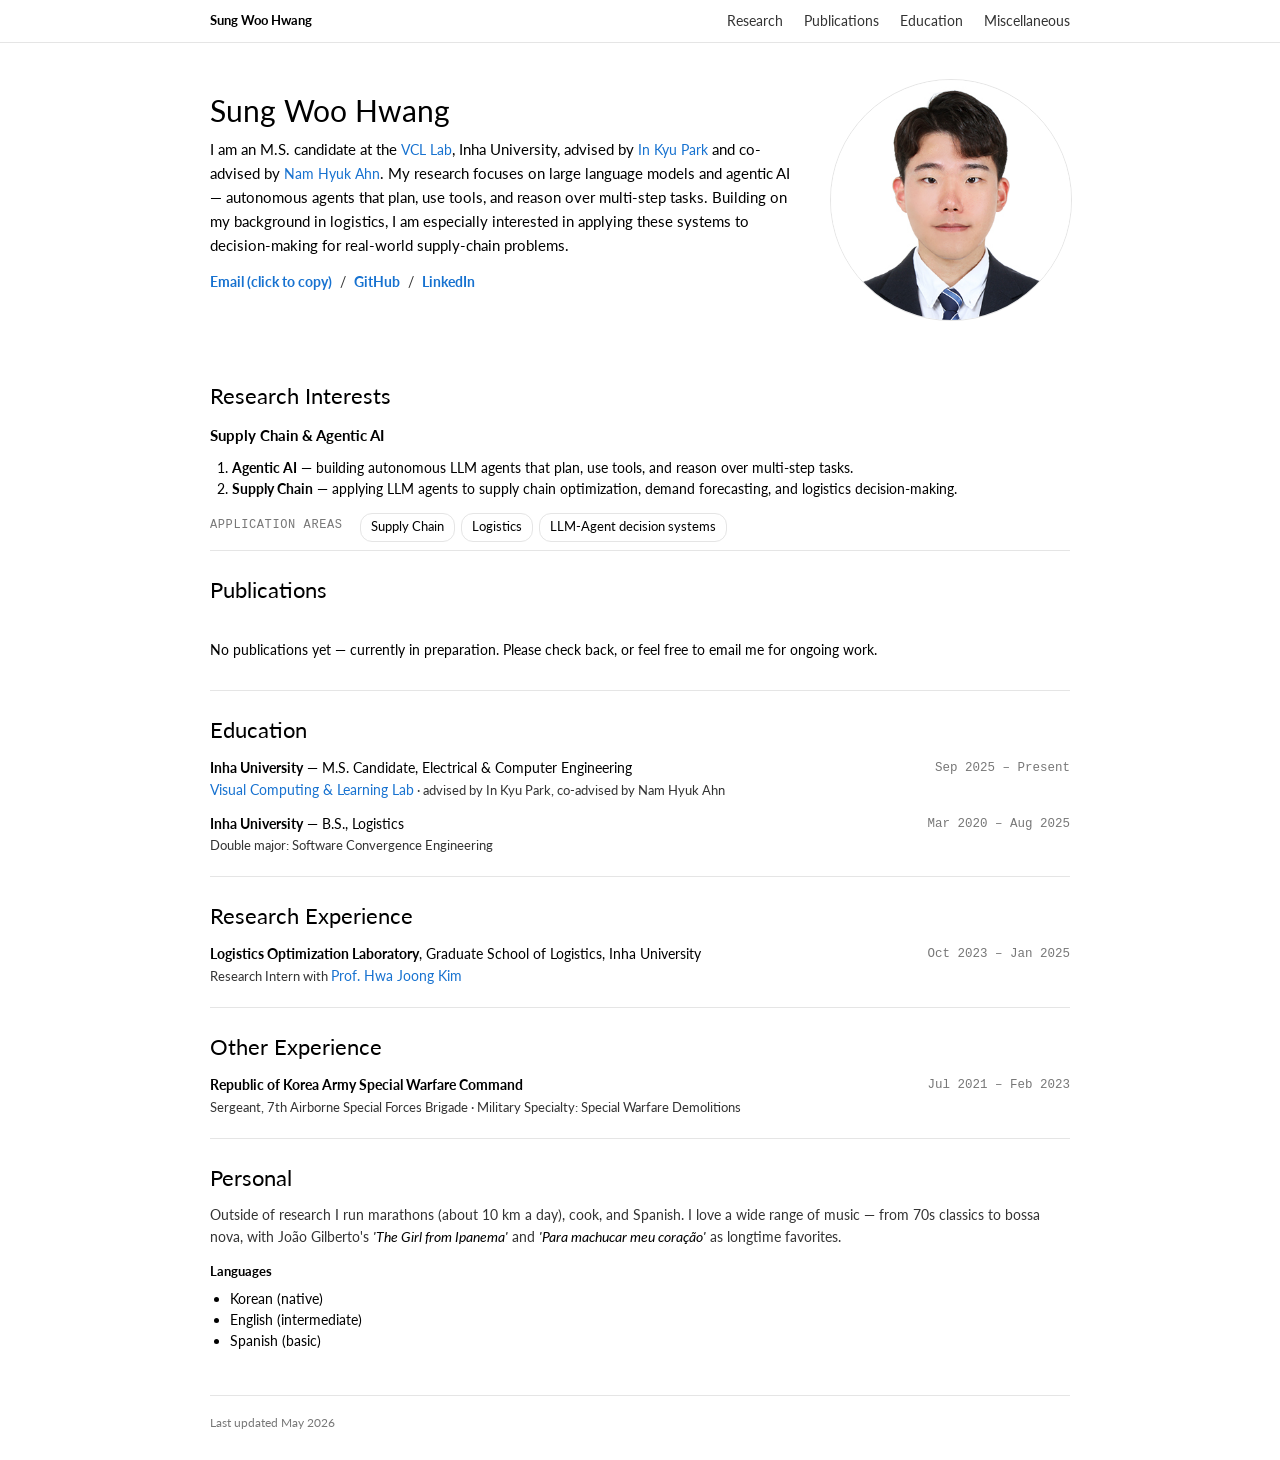
<file: index.html>
<!doctype html>
<html lang="en">
<head>
<meta charset="utf-8">
<title>Sung Woo Hwang</title>
<meta name="viewport" content="width=device-width, initial-scale=1">
<meta name="author" content="Sung Woo Hwang">
<link rel="stylesheet" href="style.css">
</head>
<body>

<div class="topnav">
  <div class="row">
    <p class="name">Sung Woo Hwang</p>
    <nav>
      <a href="#research">Research</a>
      <a href="#publications">Publications</a>
      <a href="#education">Education</a>
      <a href="misc.html">Miscellaneous</a>
    </nav>
  </div>
</div>

<div class="container">

  <!-- HERO -->
  <header class="hero">
    <div>
      <p class="name">Sung Woo Hwang</p>
      <p class="intro">
        I am an M.S. candidate at the <a href="https://sites.google.com/view/vcl-lab/home">VCL Lab</a>, Inha University, advised by <a href="https://sites.google.com/view/vcl-lab/members/current">In Kyu Park</a> and co-advised by <a href="https://nmhkahn.github.io/">Nam Hyuk Ahn</a>. My research focuses on large language models and agentic AI — autonomous agents that plan, use tools, and reason over multi-step tasks. Building on my background in logistics, I am especially interested in applying these systems to decision-making for real-world supply-chain problems.
      </p>
      <p class="links">
        <a href="#" class="email-copy-link" onclick="copyEmail(event)">Email (click to copy)</a> &nbsp;/&nbsp;
        <a href="https://github.com/Sangreal0616">GitHub</a> &nbsp;/&nbsp;
        <a href="https://www.linkedin.com/in/sung-woo-hwang-6a5749332">LinkedIn</a>
      </p>
    </div>
    <div class="portrait-wrap">
      <img class="portrait" src="images/SungWoo_Hwang.jpg" alt="Sung Woo Hwang">
    </div>
  </header>

  <!-- Spacer so the first visible section (Research) doesn't butt against the hero -->
  <div style="height: 14px;"></div>

  <!-- RESEARCH -->
  <section id="research">
    <h2>Research Interests</h2>
    <div class="ri">
      <p class="lead">Supply Chain &amp; Agentic AI</p>
      <ol style="padding-left: 22px; margin: 0;">
        <li><b>Agentic AI</b> — building autonomous LLM agents that plan, use tools, and reason over multi-step tasks.</li>
        <li><b>Supply Chain</b> — applying LLM agents to supply chain optimization, demand forecasting, and logistics decision-making.</li>
      </ol>

      <div class="meta-table">
        <div class="lbl">Application Areas</div>
        <div class="pills">
          <span class="pill">Supply Chain</span>
          <span class="pill">Logistics</span>
          <span class="pill">LLM-Agent decision systems</span>
        </div>
      </div>
    </div>
  </section>

  <!-- PUBLICATIONS -->
  <section id="publications">
    <h2>Publications</h2>
    <div class="pubs">

      <div class="empty" style="padding: 22px 0;">
        No publications yet — currently in preparation. Please check back, or feel free to email me for ongoing work.
      </div>

      <!--
      ============================================================
      TEMPLATE for adding a publication later.
      Copy the markup below into <div class="pubs"> and remove the
      .empty placeholder above when adding your first paper.

      <div class="pub-block">
        <h3>International</h3>
        <div class="sub">Journal</div>
        <div class="pub">
          <div class="thumb">[ figure ]</div>
          <div class="meta">
            <p class="ttl">Paper title here</p>
            <p class="authors"><b>S. W. Hwang</b>, Co-author A, Co-author B</p>
            <p class="venue">Venue name &middot; Year</p>
            <p class="desc">One-line summary.</p>
            <p class="actions">
              <a href="#">paper</a><a href="#">code</a><a href="#">demo</a>
            </p>
          </div>
        </div>
      </div>

      Notes:
      - h3 values: "International" or "Domestic (Korea)"
      - sub values: "Journal" or "Conference" or "Workshop"
      - thumb can be plain text or an <img src="...">
      ============================================================
      -->

    </div>
  </section>

  <!-- EDUCATION -->
  <section id="education">
    <h2>Education</h2>
    <div class="item">
      <div class="body">
        <span class="org">Inha University</span> — M.S. Candidate, Electrical &amp; Computer Engineering<br>
        <span class="sub"><a href="https://sites.google.com/view/vcl-lab/home">Visual Computing &amp; Learning Lab</a> · advised by In Kyu Park, co-advised by Nam Hyuk Ahn</span>
      </div>
      <div class="when">Sep 2025 – Present</div>
    </div>
    <div class="item">
      <div class="body">
        <span class="org">Inha University</span> — B.S., Logistics<br>
        <span class="sub">Double major: Software Convergence Engineering</span>
      </div>
      <div class="when">Mar 2020 – Aug 2025</div>
    </div>
  </section>

  <!-- RESEARCH EXPERIENCE -->
  <section id="experience">
    <h2>Research Experience</h2>
    <div class="item">
      <div class="body">
        <span class="org">Logistics Optimization Laboratory</span>, Graduate School of Logistics, Inha University<br>
        <span class="sub">Research Intern with <a href="https://apsl.inha.ac.kr/logistics/4373/subview.do">Prof. Hwa Joong Kim</a></span>
      </div>
      <div class="when">Oct 2023 – Jan 2025</div>
    </div>
  </section>

  <!-- OTHER EXPERIENCE -->
  <section id="other">
    <h2>Other Experience</h2>
    <div class="item">
      <div class="body">
        <span class="org">Republic of Korea Army Special Warfare Command</span><br>
        <span class="sub">Sergeant, 7th Airborne Special Forces Brigade · Military Specialty: Special Warfare Demolitions</span>
      </div>
      <div class="when">Jul 2021 – Feb 2023</div>
    </div>
  </section>

  <!-- ABOUT (personal) -->
  <section id="about">
    <h2>Personal</h2>
    <p class="about">
      Outside of research I run marathons (about 10&nbsp;km a day), cook, and Spanish. I love a wide range of music — from 70s classics to bossa nova, with João&nbsp;Gilberto's <em>'The Girl from Ipanema'</em> and <em>'Para machucar meu coração'</em> as longtime favorites.
    </p>
    <h3 style="font-size:13px; font-weight:700; margin: 14px 0 6px; color: var(--fg-1);">Languages</h3>
    <ul style="margin:0; padding-left: 20px; font-size: 13.5px; color: var(--fg-2); line-height: 1.7;">
      <li>Korean (native)</li>
      <li>English (intermediate)</li>
      <li>Spanish (basic)</li>
    </ul>
  </section>

  <!-- Photos live on their own page — see misc.html -->

  <footer>
    <span>Last updated May 2026</span>
  </footer>

</div>

<script>
function copyEmail(event) {
  event.preventDefault();
  const email = 'sungwoo.hwang6@gmail.com';
  const link = event.currentTarget;
  const original = link.textContent;
  const showFeedback = (msg) => {
    link.textContent = msg;
    setTimeout(() => { link.textContent = original; }, 1500);
  };
  if (navigator.clipboard && navigator.clipboard.writeText) {
    navigator.clipboard.writeText(email)
      .then(() => showFeedback('Copied!'))
      .catch(() => showFeedback(email));
  } else {
    showFeedback('Copied!');
  }
}

</script>

</body>
</html>
</file>
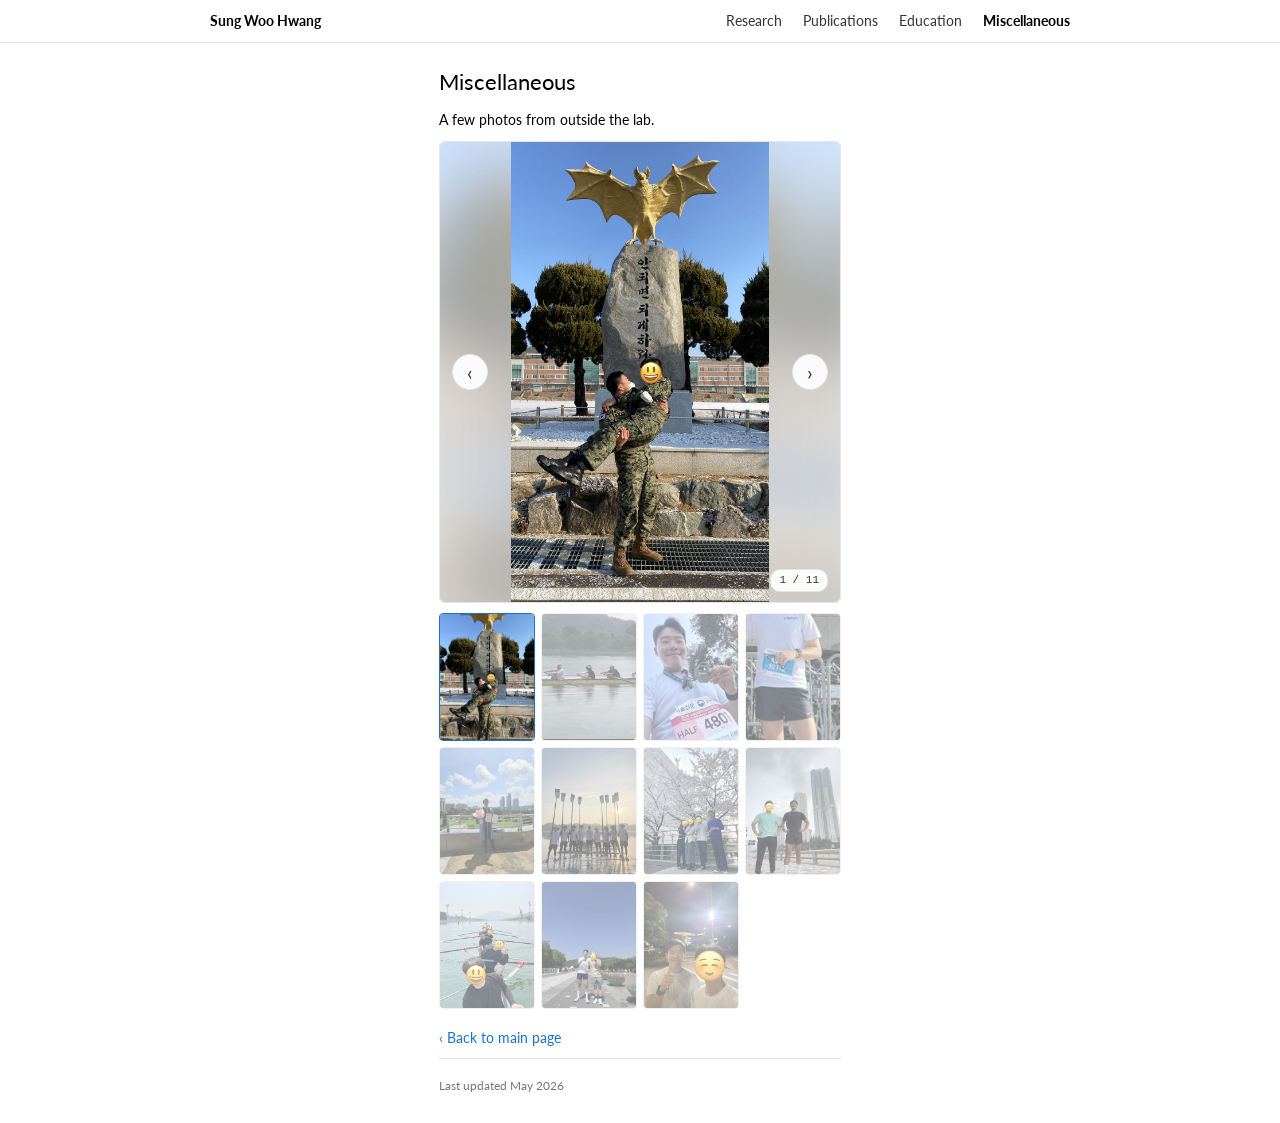
<file: misc.html>
<!doctype html>
<html lang="en">
<head>
<meta charset="utf-8">
<title>Miscellaneous — Sung Woo Hwang</title>
<meta name="viewport" content="width=device-width, initial-scale=1">
<meta name="author" content="Sung Woo Hwang">
<link rel="stylesheet" href="style.css">
</head>
<body class="page-misc">

<div class="topnav">
  <div class="row">
    <p class="name"><a href="index.html">Sung Woo Hwang</a></p>
    <nav>
      <a href="index.html#research">Research</a>
      <a href="index.html#publications">Publications</a>
      <a href="index.html#education">Education</a>
      <a href="misc.html" aria-current="page">Miscellaneous</a>
    </nav>
  </div>
</div>

<div class="container">

  <section id="misc">
    <h2>Miscellaneous</h2>
    <p>A few photos from outside the lab.</p>

    <!-- [view, thumb] filenames, in order — rewritten by scripts/build_misc.py.
         Names are content hashes so a changed photo can't be served from a
         stale cache under a recycled name. -->
    <script id="misc-photos" type="application/json">[
  ["869217afa814.jpg", "01dc9313bb91.jpg"],
  ["6f4bbed71d89.jpg", "8c06d8bb4377.jpg"],
  ["0d17ffad7095.jpg", "efd4fa590066.jpg"],
  ["4b637714a0ee.jpg", "d78808ec6b0c.jpg"],
  ["666e9d23fad8.jpg", "0b0e04d589ce.jpg"],
  ["3e9d17d7d599.jpg", "ba3cd567f21e.jpg"],
  ["60c544c31e85.jpg", "05a90bfb768f.jpg"],
  ["bd70eaa84c74.jpg", "696b8f4a94e2.jpg"],
  ["845ea4501222.jpg", "5c6609b45ff3.jpg"],
  ["53be605952f4.jpg", "d14558357937.jpg"],
  ["98bc195c55d9.jpg", "ccae090701e0.jpg"]
]</script>

    <div class="gallery" id="gallery">
      <div class="stage">
        <img class="haze" alt="" aria-hidden="true">
        <!-- two layers so one can decode underneath while the other is visible -->
        <img class="shot" alt="">
        <img class="shot" alt="">
        <button class="gnav prev" type="button" aria-label="Previous photo">&#8249;</button>
        <button class="gnav next" type="button" aria-label="Next photo">&#8250;</button>
        <p class="count" aria-live="polite"></p>
      </div>
      <!-- thumbnails are built in JS so they follow the shuffled order -->
      <div class="strip"></div>
    </div>

    <p class="backlink"><a href="index.html">&#8249; Back to main page</a></p>
  </section>

  <footer>
    <span>Last updated May 2026</span>
  </footer>

</div>

<script>
/* ============================================================
   Miscellaneous gallery
   Shuffles the photo order on every visit, then rotates through it
   one at a time. Arrows and the thumbnail grid below share that order.
   ============================================================ */
(function () {
  var root = document.getElementById('gallery');
  if (!root) return;

  var tag = document.getElementById('misc-photos');
  var photos = tag ? JSON.parse(tag.textContent) : [];   // [[view, thumb], …]
  var COUNT = photos.length;
  if (!COUNT) return;
  var DELAY = 5000;      // ms between auto-advances

  var stage   = root.querySelector('.stage');
  var strip   = root.querySelector('.strip');
  var layers  = root.querySelectorAll('.shot');
  var haze    = root.querySelector('.haze');
  var counter = root.querySelector('.count');

  function view(i)  { return 'images/misc/' + photos[i][0]; }
  function thumb(i) { return 'images/misc/thumbs/' + photos[i][1]; }

  // Fisher–Yates — the featured photo differs from visit to visit
  var order = [];
  for (var i = 0; i < COUNT; i++) order.push(i);
  for (var i = order.length - 1; i > 0; i--) {
    var j = Math.floor(Math.random() * (i + 1));
    var t = order[i]; order[i] = order[j]; order[j] = t;
  }

  var buttons = order.map(function (photo, slot) {
    var b = document.createElement('button');
    b.type = 'button';
    b.setAttribute('aria-label', 'Show photo ' + (slot + 1) + ' of ' + COUNT);
    var img = document.createElement('img');
    img.src = thumb(photo);
    img.alt = '';
    img.loading = 'lazy';
    img.decoding = 'async';
    b.appendChild(img);
    b.addEventListener('click', function () { go(slot); restart(); });
    strip.appendChild(b);
    return b;
  });

  var pos = 0, front = 0, token = 0;

  function go(slot) {
    slot = ((slot % COUNT) + COUNT) % COUNT;   // wrap both directions
    var mine = ++token;
    pos = slot;

    counter.textContent = (slot + 1) + ' / ' + COUNT;
    buttons.forEach(function (b, i) {
      b.setAttribute('aria-current', i === slot ? 'true' : 'false');
    });

    var back = layers[1 - front];
    back.src = view(order[slot]);
    back.alt = 'Personal photo ' + (slot + 1) + ' of ' + COUNT;

    // fade in only once decoded, so a half-drawn image never shows
    var swap = function () {
      if (mine !== token) return;              // a newer request superseded this
      back.classList.add('on');
      layers[front].classList.remove('on');
      haze.src = back.src;                     // already decoded, so no extra fetch
      front = 1 - front;
    };
    if (back.decode) back.decode().then(swap).catch(swap);
    else swap();

    new Image().src = view(order[(slot + 1) % COUNT]);   // preload the next
  }

  var timer = null;
  var reduced = window.matchMedia('(prefers-reduced-motion: reduce)');

  function start() {
    if (timer || reduced.matches) return;
    timer = setInterval(function () { go(pos + 1); }, DELAY);
  }
  function stop() { clearInterval(timer); timer = null; }
  function restart() { stop(); start(); }     // full delay after a manual jump

  root.querySelector('.prev').addEventListener('click', function () { go(pos - 1); restart(); });
  root.querySelector('.next').addEventListener('click', function () { go(pos + 1); restart(); });

  root.addEventListener('keydown', function (e) {
    if (e.key === 'ArrowLeft')  { go(pos - 1); restart(); e.preventDefault(); }
    if (e.key === 'ArrowRight') { go(pos + 1); restart(); e.preventDefault(); }
  });

  // don't rotate while someone is looking at or interacting with a photo
  stage.addEventListener('mouseenter', stop);
  stage.addEventListener('mouseleave', start);
  root.addEventListener('focusin', stop);
  root.addEventListener('focusout', start);
  document.addEventListener('visibilitychange', function () {
    if (document.hidden) stop(); else start();
  });

  go(0);
  start();
})();
</script>

</body>
</html>
</file>
<file: style.css>
@import url('https://fonts.googleapis.com/css2?family=Lato:ital,wght@0,400;0,700;0,900;1,400;1,700&display=swap');
/* ============================================================
   Sung Woo Hwang Academic Site — Colors & Type
   ============================================================ */

/* ----- Webfonts (Google Fonts CDN, matching the reference) ----- */

:root {
  /* ----- Color palette ----- */
  /* Foreground / text */
  --fg-1: #000000;          /* primary text — pure black like the reference */
  --fg-2: #333333;           /* secondary text */
  --fg-3: #777777;           /* tertiary text / captions */

  /* Background */
  --bg-1: #ffffff;           /* page background — pure white */
  --bg-2: #fafafa;           /* subtle inset / tables */
  --bg-3: #f0f0f0;           /* dividers / hairlines */

  /* Brand accents — the iconic Jon Barron template pair */
  --link: #1772d0;           /* link blue (resting) */
  --link-hover: #f09228;     /* warm orange (hover/focus) */

  /* Highlight (used for `span.highlight` — paper-title emphasis) */
  --highlight-bg: #ffffd0;   /* pale yellow */

  /* Semantic helpers */
  --rule: #e5e5e5;           /* subtle horizontal rule color */
  --code-bg: #f6f6f6;
  --code-fg: #c7254e;        /* classic Bootstrap-era inline code red */

  /* ----- Type ----- */
  --font-sans: 'Lato', Verdana, Helvetica, sans-serif;
  --font-mono: ui-monospace, SFMono-Regular, Menlo, Monaco, Consolas, "Liberation Mono", monospace;

  /* Font sizes — match the original: body 14px, h2 22px, name 32px */
  --fs-name: 32px;           /* the big name banner */
  --fs-h1: 28px;
  --fs-h2: 22px;             /* section headers ("About Me", "Education"…) */
  --fs-h3: 18px;
  --fs-paper: 14px;          /* .papertitle — bold body */
  --fs-body: 14px;           /* paragraphs, list items, links */
  --fs-small: 12px;          /* footer text */

  /* Weights */
  --fw-regular: 400;
  --fw-bold: 700;            /* used for .papertitle and <strong> */

  /* Line heights */
  --lh-body: 1.5;
  --lh-heading: 1.2;

  /* ----- Spacing (table-layout era — mostly padding-driven) ----- */
  --pad-cell: 16px;          /* td padding inside section tables */
  --pad-profile: 2.5%;       /* % padding around the hero/profile cells */
  --gap-section: 0px;        /* sections butt directly against each other */
  --max-content: 800px;      /* outer table max-width */

  /* ----- Borders / radii ----- */
  --radius-photo: 50%;       /* avatar — circular */
  --radius-box: 10px;        /* .colored-box rounded corners */
  --radius-none: 0px;        /* most elements are unrounded */

  /* ----- Motion ----- */
  --t-fade: 0.2s ease-in-out;
}

/* ============================================================
   Semantic styles — mirror the reference stylesheet exactly
   ============================================================ */

body, td, th, tr, p, a, li, ul {
  font-family: var(--font-sans);
  font-size: var(--fs-body);
  color: var(--fg-1);
  line-height: var(--lh-body);
}

strong {
  font-family: var(--font-sans);
  font-size: var(--fs-body);
  font-weight: var(--fw-bold);
}

h1 {
  margin: 0;
  font-weight: var(--fw-regular);
  font-family: var(--font-sans);
  font-size: var(--fs-h1);
  line-height: var(--lh-heading);
}

h2 {
  margin: 0;
  font-weight: var(--fw-regular);
  font-family: var(--font-sans);
  font-size: var(--fs-h2);
  line-height: var(--lh-heading);
}

h3 {
  margin: 0;
  font-weight: var(--fw-bold);
  font-family: var(--font-sans);
  font-size: var(--fs-h3);
}

.name {
  padding-top: 20px;
  margin: 0;
  font-family: var(--font-sans);
  font-size: var(--fs-name);
  font-weight: var(--fw-regular);
}

.papertitle {
  font-family: var(--font-sans);
  font-size: var(--fs-paper);
  font-weight: var(--fw-bold);
}

a {
  color: var(--link);
  text-decoration: none;
}

a:focus,
a:hover {
  color: var(--link-hover);
  text-decoration: none;
}

span.highlight {
  background-color: var(--highlight-bg);
}

.colored-box {
  color: var(--fg-1);
  padding: 20px;
  display: inline-block;
  border-radius: var(--radius-box);
}

.fade,
.two {
  transition: opacity var(--t-fade);
  -moz-transition: opacity var(--t-fade);
  -webkit-transition: opacity var(--t-fade);
}
  html, body { background: #fff; }
  body { margin: 0; }

  .container { max-width: 860px; margin: 0 auto; padding: 0 16px; }

  /* sticky mini nav */
  .topnav {
    position: sticky; top: 0; z-index: 10;
    background: rgba(255,255,255,0.94);
    backdrop-filter: saturate(140%) blur(6px);
    -webkit-backdrop-filter: saturate(140%) blur(6px);
    border-bottom: 1px solid var(--rule);
  }
  .topnav .row {
    max-width: 860px; margin: 0 auto; padding: 10px 16px;
    display: flex; justify-content: space-between; align-items: center;
    font-family: var(--font-sans); font-size: 13px;
  }
  .topnav .name { font-weight: 700; color: var(--fg-1); font-size: 13px; padding: 0; margin: 0; }
  .topnav .name a { color: var(--fg-1); }
  .topnav .name a:hover { color: var(--link-hover); }
  .topnav nav a { margin-left: 18px; color: var(--fg-2); }
  .topnav nav a:hover { color: var(--link-hover); }
  /* mark the page you're already on */
  .topnav nav a[aria-current="page"] { color: var(--fg-1); font-weight: 700; }

  .backlink { margin: 18px 0 0; font-size: 13.5px; }

  /* the photo page is short — keep its footer pinned to the bottom on tall
     screens instead of leaving it stranded mid-viewport */
  body.page-misc { display: flex; flex-direction: column; min-height: 100vh; }
  body.page-misc .container { flex: 1 0 auto; display: flex; flex-direction: column; }
  body.page-misc footer { margin-top: auto; }

  /* hero — circular frame, head positioned to stay visible */
  .hero { display: grid; grid-template-columns: 1fr 240px; gap: 32px;
          padding: 36px 0 22px; align-items: center; }
  .hero .portrait-wrap {
    width: 240px; height: 240px;
    border-radius: 50%;
    overflow: hidden;
    background: #fff;
    border: 1px solid var(--rule);
  }
  .hero img.portrait {
    width: 100%; height: 100%;
    object-fit: cover;
    object-position: center 18%;
    display: block;
  }
  .hero .name { padding: 0; font-size: 30px; line-height: 1.15; margin: 0 0 10px; }
  .hero .intro { font-size: 15px; line-height: 1.6; color: var(--fg-1); margin: 0 0 14px; }
  .hero .links { font-size: 13.5px; color: var(--fg-2); }
  .hero .links a { font-weight: 700; }
  .applying {
    display: inline-block; padding: 3px 9px; font-size: 11px;
    font-family: var(--font-mono); border-radius: 3px;
    background: #fff8d6; color: #8a5a00; margin-bottom: 10px;
    border: 1px solid #f3e0a0;
  }

  /* downloads strip */
  .downloads {
    display: grid; grid-template-columns: repeat(5, 1fr); gap: 8px;
    padding: 14px 0 0;
  }
  .dl {
    display: flex; align-items: center; justify-content: center;
    padding: 14px 12px;
    border: 1px solid var(--rule); border-radius: 6px;
    background: #fafafa;
    text-decoration: none;
    font-size: 14px; font-weight: 700; color: var(--fg-1);
  }
  .dl.ready { background: #fff; border-color: var(--link); color: var(--link); }
  .dl.ready:hover { background: #f0f7ff; color: var(--link-hover); border-color: var(--link-hover); }
  .dl.pending { cursor: default; opacity: 0.65; }

  /* sections */
  section { padding: 26px 0 8px; border-top: 1px solid var(--rule); }
  section:first-of-type { border-top: none; }
  section h2 {
    font-size: 22px; font-weight: 400; margin: 0 0 14px;
  }
  section p { margin: 0 0 10px; font-size: 14px; line-height: 1.6; }

  /* research interests */
  .ri { font-size: 14px; line-height: 1.65; }
  .ri .lead {
    font-size: 15px; font-weight: 700; margin: 0 0 10px;
    color: var(--fg-1);
  }
  .ri .meta-table {
    display: grid;
    grid-template-columns: 150px 1fr;
    row-gap: 10px;
    margin-top: 14px;
    font-size: 14px;
  }
  .ri .meta-table .lbl {
    font-size: 12px; font-family: var(--font-mono);
    color: var(--fg-3); text-transform: uppercase; letter-spacing: 0.05em;
    padding-top: 3px;
  }
  .ri .meta-table ol {
    margin: 0; padding-left: 18px;
  }
  .ri .meta-table ol li { margin-bottom: 4px; }
  .ri .pills { display: flex; flex-wrap: wrap; gap: 6px; }
  .ri .pill {
    font-size: 12.5px;
    padding: 3px 10px; border: 1px solid var(--rule); border-radius: 12px;
    color: var(--fg-1); background: #fff;
  }

  /* publications */
  .pubs { display: grid; gap: 22px; }
  .pub-block h3 {
    font-size: 14px; font-weight: 700;
    margin: 0 0 10px;
    color: var(--fg-1);
    letter-spacing: 0.02em;
  }
  .pub-block .sub {
    font-size: 12px; font-family: var(--font-mono);
    color: var(--fg-3); text-transform: uppercase; letter-spacing: 0.05em;
    margin: 14px 0 8px;
  }
  .pub-block .empty {
    font-size: 13.5px; color: var(--fg-3); font-style: italic;
    padding: 8px 12px; border: 1px dashed var(--rule); border-radius: 4px;
    background: #fcfcfc;
  }

  /* publication entry — thumb + meta, compact */
  .pub {
    display: grid;
    grid-template-columns: 120px 1fr;
    gap: 14px;
    padding: 10px 0;
    border-bottom: 1px solid #f3f3f3;
  }
  .pub:last-child { border-bottom: none; }
  .pub .thumb {
    width: 120px; height: 80px;
    background: #f0f0f0; border: 1px solid var(--rule); border-radius: 4px;
    display: flex; align-items: center; justify-content: center;
    overflow: hidden;
    font-size: 10px; color: var(--fg-3); font-family: var(--font-mono);
    text-align: center;
  }
  .pub .thumb img { width: 100%; height: 100%; object-fit: cover; display: block; }
  .pub .meta { font-size: 13.5px; line-height: 1.5; }
  .pub .ttl { font-weight: 700; font-size: 14px; color: var(--fg-1); margin: 0 0 2px; }
  .pub .authors { color: var(--fg-2); font-size: 12.5px; margin: 0 0 2px; }
  .pub .authors b { color: var(--fg-1); }
  .pub .venue { color: var(--fg-3); font-size: 12px; font-style: italic; margin: 0 0 4px; }
  .pub .desc { color: var(--fg-1); font-size: 13px; margin: 4px 0 6px; line-height: 1.5; }
  .pub .actions { font-size: 12px; font-family: var(--font-mono); }
  .pub .actions a {
    margin-right: 10px; padding: 1px 6px;
    border: 1px solid var(--link); border-radius: 3px;
    color: var(--link);
  }
  .pub .actions a:hover { color: var(--link-hover); border-color: var(--link-hover); }

  /* education / experience */
  .item { display: grid; grid-template-columns: 1fr auto; gap: 10px; margin-bottom: 12px; }
  .item .body { font-size: 14px; line-height: 1.55; }
  .item .body .org { font-weight: 700; }
  .item .body .role { color: var(--fg-1); }
  .item .body .sub { color: var(--fg-2); font-size: 13px; }
  .item .when {
    font-size: 12.5px; color: var(--fg-3);
    font-family: var(--font-mono); white-space: nowrap;
    padding-top: 2px;
  }

  /* about (personal — bottom) */
  .about { font-size: 13.5px; color: var(--fg-2); line-height: 1.6; }
  .about em { color: var(--fg-1); }

  /* miscellaneous gallery */
  .gallery { margin-top: 4px; }

  /* contained stage — the set mixes 3:4 portraits with a 0.27 panorama and a
     16:9 landscape, so nothing is cropped to a fixed frame */
  .gallery .stage {
    position: relative;
    height: 460px;
    background: var(--bg-2);
    border: 1px solid var(--rule);
    border-radius: 6px;
    overflow: hidden;
  }
  .gallery .shot {
    position: absolute; top: 0; left: 0;
    width: 100%; height: 100%;
    object-fit: contain;
    opacity: 0;
    transition: opacity 0.45s ease-in-out;
  }
  .gallery .shot.on { opacity: 1; }

  /* blurred fill behind the photo — the set is mostly 3:4 portrait, which would
     otherwise leave most of a full-width stage as flat grey */
  .gallery .haze {
    position: absolute; top: 0; left: 0;
    width: 100%; height: 100%;
    object-fit: cover;
    transform: scale(1.18);
    filter: blur(26px) saturate(1.25);
    opacity: 0.38;
    transition: opacity 0.45s ease-in-out;
  }

  .gallery .gnav {
    position: absolute; top: 50%;
    transform: translateY(-50%);
    width: 36px; height: 36px; padding: 0;
    display: flex; align-items: center; justify-content: center;
    font: 400 20px/1 var(--font-sans);
    color: var(--fg-2);
    background: rgba(255,255,255,0.92);
    border: 1px solid var(--rule);
    border-radius: 50%;
    cursor: pointer;
    transition: color var(--t-fade), border-color var(--t-fade);
  }
  .gallery .gnav:hover,
  .gallery .gnav:focus-visible { color: var(--link-hover); border-color: var(--link-hover); }
  .gallery .gnav.prev { left: 12px; }
  .gallery .gnav.next { right: 12px; }

  .gallery .count {
    position: absolute; right: 12px; bottom: 10px; margin: 0;
    padding: 2px 8px;
    font-family: var(--font-mono); font-size: 11px; color: var(--fg-2);
    background: rgba(255,255,255,0.92);
    border: 1px solid var(--rule); border-radius: 10px;
  }

  /* full contact sheet — every photo, click to jump */
  .gallery .strip {
    display: grid;
    grid-template-columns: repeat(auto-fill, minmax(76px, 1fr));
    gap: 6px;
    margin-top: 10px;
  }
  .gallery .strip button {
    padding: 0; aspect-ratio: 3 / 4;
    background: var(--bg-2);
    border: 1px solid var(--rule); border-radius: 4px;
    overflow: hidden; cursor: pointer;
    opacity: 0.5;
    transition: opacity var(--t-fade), border-color var(--t-fade);
  }
  .gallery .strip button img {
    width: 100%; height: 100%; object-fit: cover; display: block;
  }
  .gallery .strip button:hover,
  .gallery .strip button:focus-visible { opacity: 1; }
  .gallery .strip button[aria-current="true"] { opacity: 1; border-color: var(--link); }

  @media (prefers-reduced-motion: reduce) {
    .gallery .shot { transition: none; }
  }

  /* footer */
  footer {
    margin-top: 36px; padding: 18px 0 28px;
    border-top: 1px solid var(--rule);
    font-size: 12px; color: var(--fg-3); display: flex; justify-content: space-between;
  }
  footer a { color: var(--fg-3); }

  @media (max-width: 720px) {
    .hero { grid-template-columns: 1fr; }
    .hero .portrait-wrap { width: 180px; height: 180px; margin: 0 auto; }
    .downloads { grid-template-columns: repeat(2, 1fr); }
    .ri .meta-table { grid-template-columns: 1fr; row-gap: 4px; }
    .ri .meta-table .lbl { padding-top: 8px; }
    /* four nav links no longer fit beside the name on a phone */
    .topnav .row { flex-wrap: wrap; row-gap: 2px; }
    .topnav nav a { margin: 0 16px 0 0; }
    .gallery .stage { height: 340px; }
    .gallery .strip { grid-template-columns: repeat(auto-fill, minmax(62px, 1fr)); }
  }
</file>
